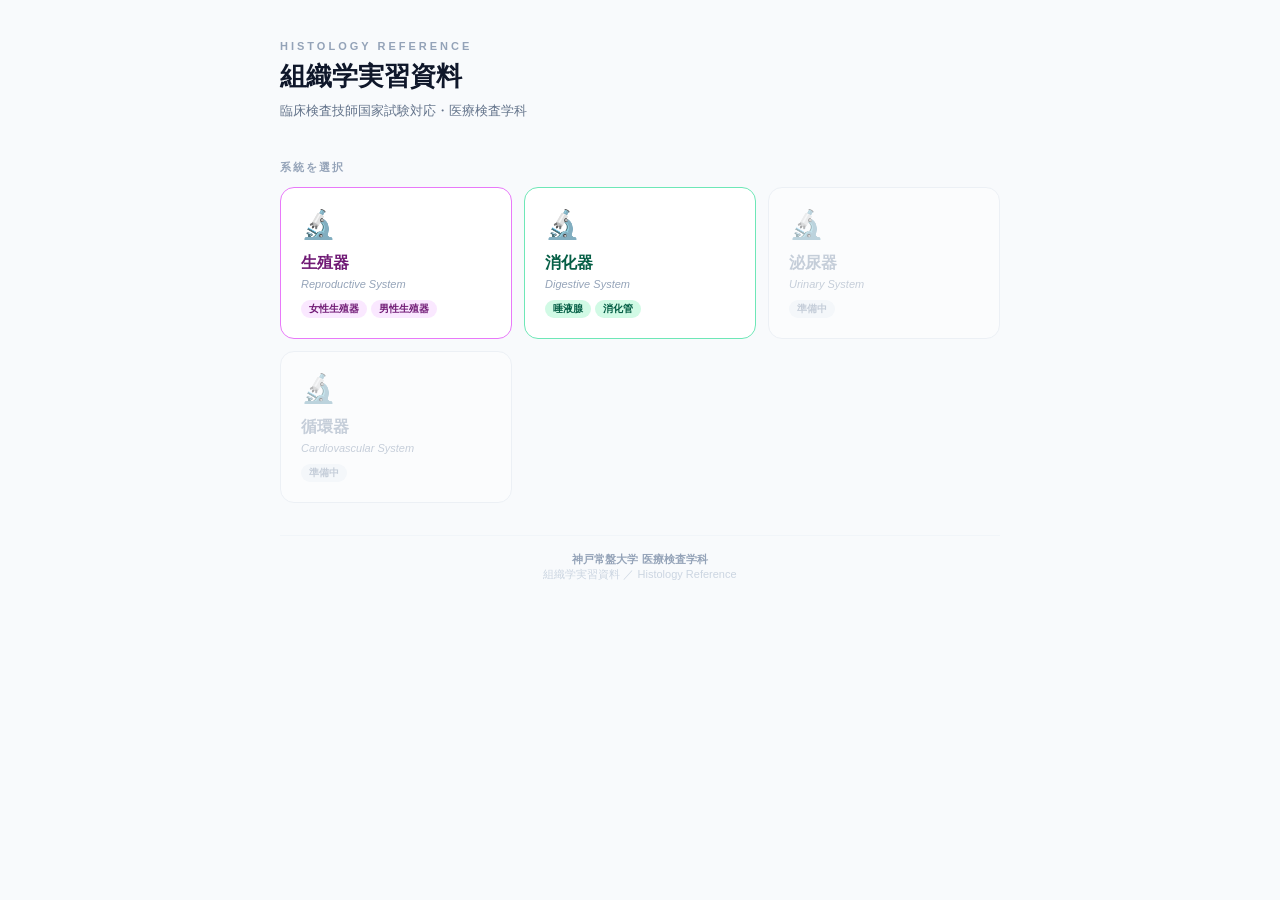
<file: index.html>
<!DOCTYPE html>
<html lang="ja">
<head>
<meta charset="UTF-8">
<meta name="viewport" content="width=device-width, initial-scale=1.0">
<title>組織学実習資料｜神戸常盤大学 医療検査学科</title>
<link rel="stylesheet" href="common.css">
<style>
  body { padding: 40px 16px; }
  .top-header { margin-bottom: 40px; }
  .top-header-label { font-size: 11px; font-weight: 700; letter-spacing: 3px; color: #94a3b8; text-transform: uppercase; margin-bottom: 8px; }
  .top-header h1 { font-size: 26px; font-weight: 800; color: #0f172a; line-height: 1.3; }
  .top-header p { font-size: 13px; color: #64748b; margin-top: 8px; }
  .section-label { font-size: 11px; font-weight: 700; letter-spacing: 2px; color: #94a3b8; text-transform: uppercase; margin-bottom: 12px; }
</style>
</head>
<body>
<div class="container">
  <div class="top-header">
    <div class="top-header-label">Histology Reference</div>
    <h1>組織学実習資料</h1>
    <p>臨床検査技師国家試験対応・医療検査学科</p>
  </div>

  <div class="section-label">系統を選択</div>
  <div class="card-grid">
    <a class="card card-reproductive" href="reproductive.html">
      <div class="card-icon">🔬</div>
      <div class="card-title">生殖器</div>
      <div class="card-sub">Reproductive System</div>
      <div class="card-tags">
        <span class="tag">女性生殖器</span>
        <span class="tag">男性生殖器</span>
      </div>
    </a>
    <a class="card card-digestive" href="digestive.html">
      <div class="card-icon">🔬</div>
      <div class="card-title">消化器</div>
      <div class="card-sub">Digestive System</div>
      <div class="card-tags">
        <span class="tag">唾液腺</span>
        <span class="tag">消化管</span>
      </div>
    </a>
    <div class="card card-coming">
      <div class="card-icon">🔬</div>
      <div class="card-title">泌尿器</div>
      <div class="card-sub">Urinary System</div>
      <div class="card-tags"><span class="tag">準備中</span></div>
    </div>
    <div class="card card-coming">
      <div class="card-icon">🔬</div>
      <div class="card-title">循環器</div>
      <div class="card-sub">Cardiovascular System</div>
      <div class="card-tags"><span class="tag">準備中</span></div>
    </div>
  </div>
</div>
<script src="common.js"></script>
<script>insertFooter();</script>
</body>
</html>
</file>
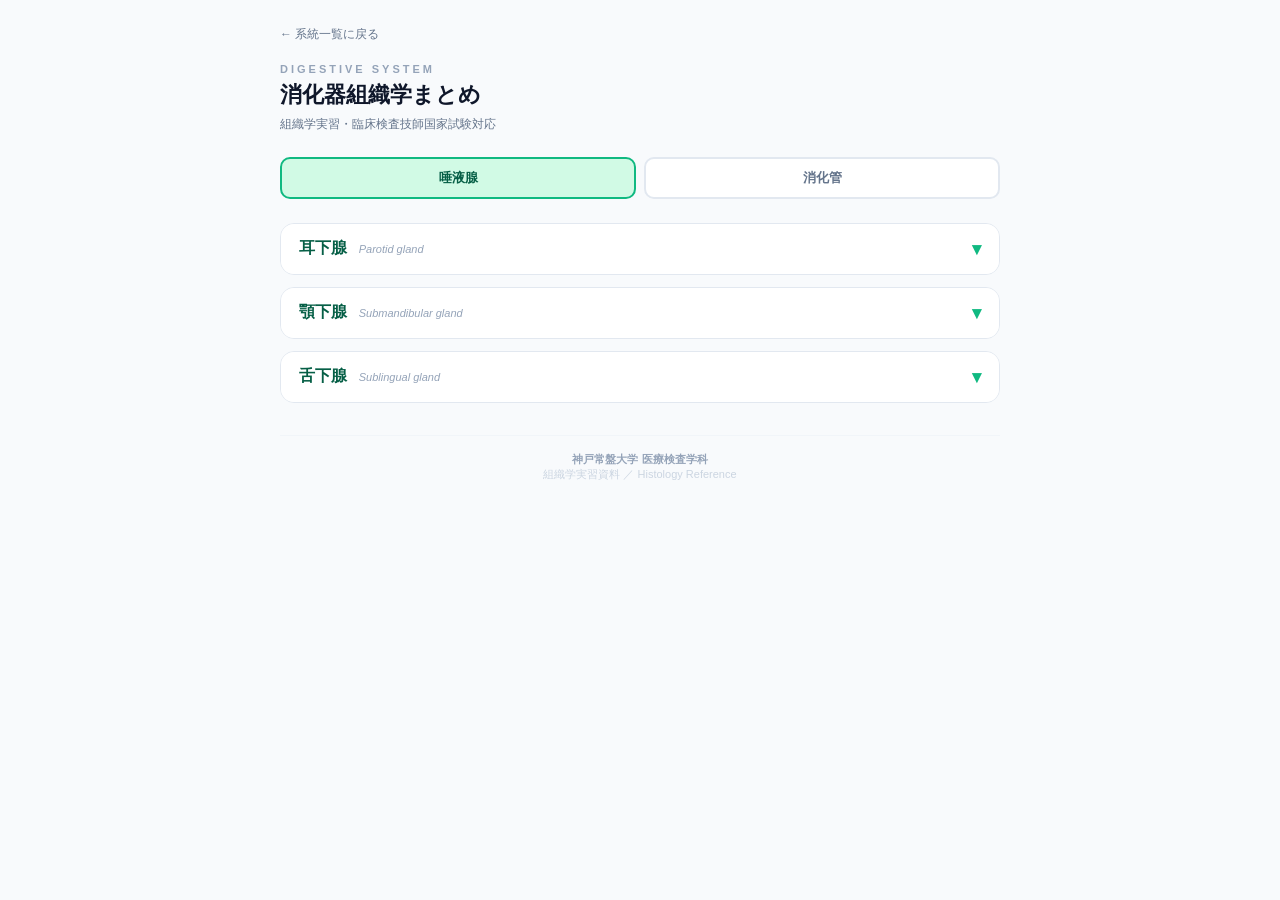
<file: digestive.html>
<!DOCTYPE html>
<html lang="ja">
<head>
<meta charset="UTF-8">
<meta name="viewport" content="width=device-width, initial-scale=1.0">
<title>消化器｜組織学実習資料</title>
<link rel="stylesheet" href="common.css">
</head>
<body class="theme-digestive">
<div class="container">
  <a class="back" href="index.html">← 系統一覧に戻る</a>
  <div class="page-header">
    <div class="page-header-label">Digestive System</div>
    <h1>消化器組織学まとめ</h1>
    <p>組織学実習・臨床検査技師国家試験対応</p>
  </div>
  <div class="tabs">
    <button class="tab active" onclick="switchTab('salivary')" id="tab-salivary">唾液腺</button>
    <button class="tab" onclick="switchTab('tract')" id="tab-tract">消化管</button>
  </div>
  <div id="content"></div>
</div>
<script src="common.js"></script>
<script>
const data = {
  salivary: [
    { organ:"耳下腺", en:"Parotid gland", sections:[
      { title:"腺房", items:["純漿液腺（serous gland）：唾液腺中で最も大きい","漿液細胞：錐体形、好酸性顆粒（酵素顆粒）豊富、基底側に扁平な核","アミラーゼ（α-amylase）を主に分泌"] },
      { title:"導管系", items:["介在部導管（intercalated duct）：細く短い","線条部導管（striated duct）：基底側に縦線条（ミトコンドリア豊富）、水・電解質の再吸収","排泄管：移行上皮→重層扁平上皮"] },
      { title:"臨床検査のポイント", items:["ムンプスウイルス（流行性耳下腺炎）の好発部位","耳下腺腫瘍：多形腺腫（最多）、ワルチン腫瘍（リンパ球浸潤＋嚢胞性）","血清アミラーゼ上昇：耳下腺炎・膵炎の鑑別に重要"] }
    ]},
    { organ:"顎下腺", en:"Submandibular gland", sections:[
      { title:"腺房", items:["混合腺（漿液腺優位）：漿液腺房＋粘液腺房","漿液半月（serous demilune）：粘液腺房に漿液細胞が帽状に付着","粘液細胞：明るい細胞質、扁平な核が基底側に圧排"] },
      { title:"導管系", items:["線条部導管が発達（耳下腺より太く長い）","Wharton管：口腔底に開口"] },
      { title:"臨床検査のポイント", items:["唾石（sialolithiasis）：Wharton管に最多（約80%）","唾石はカルシウム塩の沈着、X線・CT・超音波で検出"] }
    ]},
    { organ:"舌下腺", en:"Sublingual gland", sections:[
      { title:"腺房", items:["混合腺（粘液腺優位）：粘液腺房が大部分を占める","漿液半月は少ない","粘液分泌が主体：潤滑・保護機能"] },
      { title:"導管系", items:["短い独自の排泄管（Rivinus管）が複数存在","一部はWharton管に合流"] },
      { title:"3大唾液腺の比較", items:["漿液腺：耳下腺 > 顎下腺 > 舌下腺","粘液腺：舌下腺 > 顎下腺 > 耳下腺","線条部導管の発達：耳下腺・顎下腺 > 舌下腺"] }
    ]}
  ],
  tract: [
    { organ:"食道", en:"Esophagus", sections:[
      { title:"壁の構造（4層）", items:["粘膜：重層扁平上皮（非角化性）＋粘膜固有層＋粘膜筋板","粘膜下層：食道腺（粘液腺）散在、Meissner神経叢","筋層：内輪・外縦（上部1/3=横紋筋、中部=混合、下部1/3=平滑筋）","外膜：線維膜（漿膜なし）"] },
      { title:"特徴的構造", items:["食道腺（esophageal glands）：粘膜下層に散在する純粘液腺","食道腺固有（cardiac glands）：上下端の粘膜固有層に存在","粘膜筋板：縦走平滑筋（消化管で食道のみ縦走）"] },
      { title:"臨床検査のポイント", items:["Barrett食道：下部食道の扁平上皮が円柱上皮に化生（腺癌リスク）","食道癌：扁平上皮癌（上中部）vs 腺癌（下部）","アカラシア：下部食道括約筋の弛緩障害、Auerbach神経叢の変性"] }
    ]},
    { organ:"胃", en:"Stomach", sections:[
      { title:"壁の構造", items:["粘膜：表面上皮（粘液産生単層円柱上皮）＋胃小窩（gastric pit）＋胃腺","粘膜下層：Meissner神経叢、血管・リンパ管豊富","筋層：内斜・中輪・外縦の3層（消化管中唯一）","漿膜：中皮（単層扁平上皮）"] },
      { title:"胃腺の細胞（胃体部・胃底部）", items:["主細胞（chief cells）：ペプシノゲン分泌、好塩基性（RER豊富）","壁細胞（parietal cells）：塩酸・内因子分泌、好酸性（ミトコンドリア豊富）、細管小管系","粘液頸細胞：粘液分泌、幹細胞的役割","G細胞（幽門腺）：ガストリン分泌（内分泌細胞）"] },
      { title:"部位別腺の違い", items:["胃底腺（fundic glands）：主細胞＋壁細胞が豊富、胃体部・胃底部","幽門腺（pyloric glands）：粘液細胞主体、ガストリン分泌G細胞含む","噴門腺（cardiac glands）：粘液腺のみ"] },
      { title:"臨床検査のポイント", items:["Helicobacter pylori：胃粘膜表層に定着、ウレアーゼ産生、胃炎・潰瘍・癌の原因","胃癌：腸型（腸上皮化生を経る）vs びまん型（印環細胞癌）","内因子欠乏→ビタミンB12吸収障害→悪性貧血"] }
    ]},
    { organ:"十二指腸", en:"Duodenum", sections:[
      { title:"特徴的構造", items:["Brunner腺（十二指腸腺）：粘膜下層に存在（小腸中唯一）、アルカリ性粘液分泌","Vater乳頭（大十二指腸乳頭）：総胆管・膵管の開口部","絨毛（villi）：最も発達（高く密）"] },
      { title:"上皮細胞", items:["吸収上皮細胞：微絨毛（刷子縁）＋糖衣（glycocalyx）、消化・吸収","杯細胞（goblet cells）：粘液分泌、小腸では十二指腸で最少","Paneth細胞：陰窩底部に存在、リゾチーム・ディフェンシン分泌（抗菌）"] },
      { title:"臨床検査のポイント", items:["十二指腸潰瘍：H. pylori・NSAIDsが主因、Brunner腺過形成を伴うことあり","吸収不良症候群：絨毛萎縮（セリアック病など）で診断"] }
    ]},
    { organ:"小腸", en:"Small intestine", sections:[
      { title:"共通構造", items:["絨毛＋陰窩（Lieberkühn陰窩）：表面積を拡大","輪状ひだ（Kerckring弁）：粘膜＋粘膜下層が形成（空腸で最大）","粘膜筋板：内輪・外縦の薄い平滑筋層"] },
      { title:"空腸の特徴", items:["輪状ひだ最も発達（吸収面積最大）","絨毛：長く密、杯細胞は十二指腸より多い","Peyer板なし（あるいは少ない）"] },
      { title:"回腸の特徴", items:["Peyer板（集合リンパ小節）：腸間膜付着対側の粘膜に存在、免疫応答","M細胞：Peyer板上皮に存在、抗原取り込み・輸送","杯細胞：空腸より多い、輪状ひだは減少"] },
      { title:"臨床検査のポイント", items:["Crohn病：小腸〜大腸の全層性肉芽腫性炎、非乾酪性肉芽腫","腸チフス：Peyer板の壊死・潰瘍、Salmonella typhi感染","吸収不良：脂肪便、ビタミン欠乏"] }
    ]},
    { organ:"大腸", en:"Large intestine", sections:[
      { title:"構造的特徴", items:["絨毛なし（粘膜面は平坦）","陰窩（Lieberkühn陰窩）が深く発達","杯細胞が豊富（粘液産生が主機能）","腸間膜ひも（taenia coli）：外縦筋が3本の帯に集まる"] },
      { title:"上皮細胞", items:["吸収上皮細胞：水・電解質の吸収（微絨毛は小腸より短い）","杯細胞：大腸で最多、粘液により便の移送を助ける","内分泌細胞：セロトニン産生細胞（EC細胞）など"] },
      { title:"部位別特徴", items:["盲腸・虫垂：リンパ組織豊富（虫垂はリンパ器官的性格）","結腸：陰窩が規則正しく配列","直腸：陰窩深く、杯細胞多い、歯状線以下で重層扁平上皮に移行"] },
      { title:"臨床検査のポイント", items:["大腸癌：腺癌が大部分、左側結腸・直腸に多い","潰瘍性大腸炎：粘膜・粘膜下層限局の炎症、陰窩膿瘍・杯細胞減少","過形成ポリープ vs 腺腫：鋸歯状構造の評価が重要"] }
    ]}
  ]
};

let currentTab = 'salivary';
function switchTab(tab) {
  currentTab = tab;
  document.querySelectorAll('.tab').forEach(t => t.classList.remove('active'));
  document.getElementById(`tab-${tab}`).classList.add('active');
  buildAccordion(data[tab], tab);
}
insertFooter();
buildAccordion(data['salivary'], 'salivary');
</script>
</body>
</html>
</file>
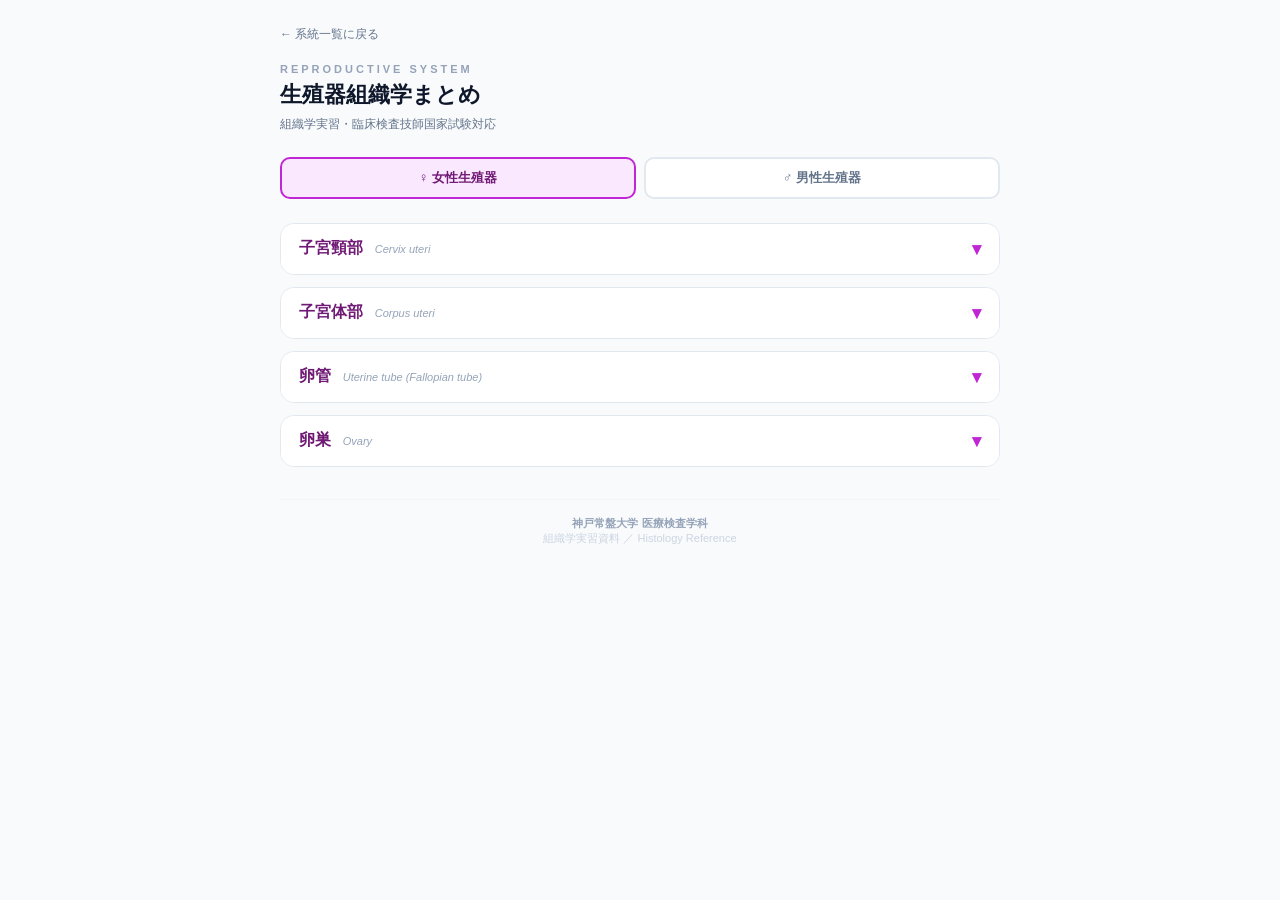
<file: reproductive.html>
<!DOCTYPE html>
<html lang="ja">
<head>
<meta charset="UTF-8">
<meta name="viewport" content="width=device-width, initial-scale=1.0">
<title>生殖器｜組織学実習資料</title>
<link rel="stylesheet" href="common.css">
</head>
<body class="theme-reproductive">
<div class="container">
  <a class="back" href="index.html">← 系統一覧に戻る</a>
  <div class="page-header">
    <div class="page-header-label">Reproductive System</div>
    <h1>生殖器組織学まとめ</h1>
    <p>組織学実習・臨床検査技師国家試験対応</p>
  </div>
  <div class="tabs">
    <button class="tab active" onclick="switchTab('female')" id="tab-female">♀ 女性生殖器</button>
    <button class="tab" onclick="switchTab('male')" id="tab-male">♂ 男性生殖器</button>
  </div>
  <div id="content"></div>
</div>
<script src="common.js"></script>
<script>
const data = {
  female: [
    { organ:"子宮頸部", en:"Cervix uteri", sections:[
      { title:"外子宮口・扁平上皮部（外頸部）", items:["重層扁平上皮（非角化性）が被覆","基底層 → 傍基底層 → 中間層 → 表層の成熟過程","表層細胞は核濃縮＋糖原を豊富に含む（PAS陽性）"] },
      { title:"頸管粘膜（内頸部）", items:["単層円柱上皮（粘液産生細胞）","粘液は淡明・泡沫状（HE染色で淡染）","腺窩（crypts）：陥入構造、真の腺ではない","間質は線維性結合組織＋少量平滑筋"] },
      { title:"扁平円柱上皮境界（SCJ）", items:["移行帯（transformation zone）：異形成・癌の好発部位","扁平上皮化生（squamous metaplasia）が生理的に生じる","予備細胞（reserve cells）が化生の起源"] },
      { title:"臨床検査・細胞診のポイント", items:["Pap smear：SCJからの採取が必須","コイロサイト（HPV感染）：核周囲空胞＋核異型","CIN（頸部上皮内腫瘍）：基底側から上皮内に異型細胞"] }
    ]},
    { organ:"子宮体部", en:"Corpus uteri", sections:[
      { title:"子宮内膜", items:["機能層（stratum functionale）：月経で脱落","基底層（stratum basale）：脱落せず、再生の起源","腺上皮：単層円柱上皮（増殖期＝直管腺、分泌期＝鋸歯状・螺旋腺）","間質：紡錘形細胞、血管（渦巻き動脈）豊富"] },
      { title:"月経周期による変化", items:["増殖期（卵胞期）：腺上皮核分裂増加、間質浮腫","分泌期（黄体期）：核下空胞→核上空胞→腺腔内分泌物蓄積","月経期：フィブリン血栓＋壊死組織＋好中球浸潤"] },
      { title:"子宮筋層", items:["平滑筋束が縦・輪・斜に交錯（3層構造）","筋腫（leiomyoma）：良性、渦巻き状配列、マッソン染色で識別しやすい"] },
      { title:"臨床検査・細胞診のポイント", items:["子宮内膜癌（類内膜癌 type I）：増殖期様の異型腺管が密集","漿液性癌（type II）：乳頭状構造＋強い核異型","内膜細胞診：核肥大・核小体明瞭・細胞質少量"] }
    ]},
    { organ:"卵管", en:"Uterine tube (Fallopian tube)", sections:[
      { title:"壁の構造", items:["粘膜：複雑な縦走ひだ（最も発達：膨大部）","上皮：単層円柱上皮（線毛細胞＋分泌細胞＋楔状細胞）","固有筋層：内輪・外縦の平滑筋","漿膜：中皮（単層扁平）"] },
      { title:"部位別特徴", items:["間質部：粘膜ひだ少、管腔最狭","峡部：壁厚、筋層発達","膨大部：粘膜ひだ最も複雑、受精の場","漏斗部（采部）：采（fimbriae）が卵子捕捉"] },
      { title:"臨床検査のポイント", items:["異所性妊娠（子宮外妊娠）：膨大部に最多","卵管炎：粘膜ひだの癒合・消失、好中球浸潤"] }
    ]},
    { organ:"卵巣", en:"Ovary", sections:[
      { title:"皮質", items:["表層上皮（胚上皮）：単層立方〜扁平上皮","白膜（tunica albuginea）：線維性結合組織","卵胞の発育段階：原始卵胞→一次卵胞→二次卵胞→グラーフ卵胞","顆粒膜細胞（granulosa cells）：卵胞壁を形成、エストロゲン産生","莢膜細胞（theca cells）：内・外莢膜、アンドロゲン産生（→顆粒膜でE2変換）"] },
      { title:"黄体・白体", items:["黄体（corpus luteum）：排卵後、顆粒膜黄体化細胞＋莢膜黄体化細胞","顆粒膜黄体化細胞：大型、淡明細胞質、プロゲステロン産生","白体（corpus albicans）：黄体退縮後の硝子化瘢痕"] },
      { title:"髄質", items:["血管・リンパ管・神経豊富な疎性結合組織","門細胞（hilus cells）：アンドロゲン産生（Reinke結晶は少量）"] },
      { title:"臨床検査のポイント", items:["嚢胞性腫瘍：漿液性（単純上皮）・粘液性（杯細胞様）の上皮型識別重要","顆粒膜細胞腫：Call-Exner小体（微小卵胞様構造）が特徴","胚細胞腫瘍：未熟奇形腫、ディスゲルミノーマ等"] }
    ]}
  ],
  male: [
    { organ:"精巣", en:"Testis", sections:[
      { title:"精細管（seminiferous tubule）", items:["精子形成上皮：精祖細胞→精母細胞→精子細胞→精子","セルトリ細胞（Sertoli cells）：精細管内腔まで達する、血液精巣関門（BTB）形成","BTB：セルトリ細胞間tight junction、減数分裂細胞を免疫から隔離","精子完成（spermiation）：精子頭部の核濃縮・先体形成・鞭毛形成"] },
      { title:"間質（ライディッヒ細胞）", items:["ライディッヒ細胞（Leydig cells）：精細管間に散在、多角形・好酸性","テストステロン産生（LH刺激）","Reinke結晶：棒状ないし六角形の細胞内結晶（電顕レベル、光顕では稀）"] },
      { title:"精巣上体・精管", items:["精巣上体上皮：偽重層円柱上皮＋静線毛（stereocilia）","精管：三層の平滑筋（内縦・中輪・外縦）、強い蠕動で精子輸送"] },
      { title:"臨床検査のポイント", items:["精巣腫瘍：胚細胞腫瘍が95%（セミノーマ・非セミノーマ）","セミノーマ：大型均一な細胞＋リンパ球浸潤","不妊：精液検査、精子形成能評価に組織所見が重要"] }
    ]},
    { organ:"前立腺", en:"Prostate", sections:[
      { title:"腺構造", items:["複合管状胞状腺：単層〜偽重層円柱上皮（分泌細胞）＋基底細胞","基底細胞：小型扁平、CK5/6陽性、幹細胞的役割","前立腺小体（corpora amylacea）：同心円状石灰化物、加齢で増加","間質：線維筋性間質（平滑筋＋膠原線維）が豊富"] },
      { title:"区域（zone）別", items:["移行域（TZ）：BPH（良性前立腺過形成）の好発部位","辺縁域（PZ）：腺癌の好発部位（約70%）","中心域（CZ）：射精管周囲、癌は少ない"] },
      { title:"臨床検査のポイント", items:["PSA（前立腺特異抗原）：腺上皮細胞が産生、血清マーカー","前立腺癌：腺管構造の異型・浸潤、Gleason grading（腺管パターンで5段階）","BPH：移行域の腺管＋平滑筋の過形成、基底細胞保持","PIN（前立腺上皮内腫瘍）：基底細胞層残存＋核異型"] }
    ]}
  ]
};

let currentTab = 'female';
function switchTab(tab) {
  currentTab = tab;
  document.querySelectorAll('.tab').forEach(t => t.classList.remove('active'));
  document.getElementById(`tab-${tab}`).classList.add('active');
  buildAccordion(data[tab], tab);
}
insertFooter();
buildAccordion(data['female'], 'female');
</script>
</body>
</html>
</file>
<file: common.css>
* { box-sizing: border-box; margin: 0; padding: 0; }
body {
  font-family: 'Hiragino Kaku Gothic ProN', 'Noto Sans JP', sans-serif;
  background: #f8fafc; color: #1e293b; min-height: 100vh; padding: 24px 16px;
}
.container { max-width: 720px; margin: 0 auto; }

/* ヘッダー・ナビ */
.back { display: inline-flex; align-items: center; gap: 6px; font-size: 12px; color: #64748b; text-decoration: none; margin-bottom: 20px; }
.back:hover { color: #1e293b; }
.page-header { margin-bottom: 24px; }
.page-header-label { font-size: 11px; font-weight: 700; letter-spacing: 3px; color: #94a3b8; text-transform: uppercase; margin-bottom: 6px; }
.page-header h1 { font-size: 22px; font-weight: 800; color: #0f172a; line-height: 1.3; }
.page-header p { font-size: 12px; color: #64748b; margin-top: 6px; }

/* タブ */
.tabs { display: flex; gap: 8px; margin-bottom: 24px; }
.tab { flex: 1; padding: 10px 0; border-radius: 10px; border: 2px solid #e2e8f0; background: #fff; color: #64748b; font-weight: 700; font-size: 13px; cursor: pointer; transition: all .15s; font-family: inherit; }

/* アコーディオン共通 */
.organ-card { margin-bottom: 12px; border-radius: 14px; border: 1.5px solid #e2e8f0; overflow: hidden; background: #fff; }
.organ-header { width: 100%; display: flex; align-items: center; justify-content: space-between; padding: 14px 18px; background: #fff; border: none; cursor: pointer; text-align: left; font-family: inherit; }
.organ-name { font-size: 16px; font-weight: 800; }
.organ-en { font-size: 11px; color: #94a3b8; margin-left: 8px; font-style: italic; }
.organ-arrow { font-size: 18px; font-weight: 700; transition: transform .2s; }
.organ-arrow.open { transform: rotate(180deg); }
.organ-body { padding: 0 12px 12px; display: none; }
.organ-body.open { display: block; }
.section-card { margin-top: 8px; border-radius: 10px; border: 1px solid #f1f5f9; overflow: hidden; }
.section-header { width: 100%; display: flex; align-items: center; justify-content: space-between; padding: 10px 14px; background: #f8fafc; border: none; cursor: pointer; text-align: left; font-family: inherit; }
.section-title { font-size: 13px; font-weight: 700; color: #334155; }
.section-arrow { font-size: 14px; transition: transform .2s; }
.section-arrow.open { transform: rotate(90deg); }
.section-body { display: none; padding: 10px 14px 10px 28px; list-style: none; }
.section-body.open { display: block; }
.section-body li { position: relative; font-size: 13px; color: #1e293b; line-height: 1.7; padding-left: 12px; margin-bottom: 4px; }
.section-body li::before { content: ''; position: absolute; left: 0; top: 8px; width: 5px; height: 5px; border-radius: 50%; }

/* フッター */
.site-footer { text-align: center; font-size: 11px; color: #cbd5e1; margin-top: 32px; padding-top: 16px; border-top: 1px solid #f1f5f9; }
.site-footer .dept { font-weight: 600; color: #94a3b8; }

/* トップページ カード */
.card-grid { display: grid; grid-template-columns: repeat(auto-fit, minmax(200px, 1fr)); gap: 12px; margin-bottom: 32px; }
.card { display: block; text-decoration: none; background: #fff; border-radius: 14px; border: 1.5px solid #e2e8f0; padding: 20px; cursor: pointer; transition: all .15s; }
.card:hover { transform: translateY(-2px); box-shadow: 0 8px 24px #00000012; }
.card-icon { font-size: 28px; margin-bottom: 12px; }
.card-title { font-size: 16px; font-weight: 800; margin-bottom: 4px; }
.card-sub { font-size: 11px; color: #94a3b8; font-style: italic; margin-bottom: 10px; }
.card-tags { display: flex; flex-wrap: wrap; gap: 4px; }
.tag { font-size: 10px; font-weight: 600; padding: 2px 8px; border-radius: 20px; }
.card-coming { opacity: 0.5; cursor: default; pointer-events: none; }
.card-coming .card-title { color: #94a3b8; }
.card-coming .tag { background: #f1f5f9; color: #94a3b8; }

/* 生殖器カラー */
.theme-reproductive .tab.active { border-color: #c026d3; background: #fae8ff; color: #701a75; }
.theme-reproductive .organ-card.open { border-color: #e879f9; box-shadow: 0 4px 16px #c026d322; }
.theme-reproductive .organ-header.open { background: #fae8ff; }
.theme-reproductive .organ-name { color: #701a75; }
.theme-reproductive .organ-arrow { color: #c026d3; }
.theme-reproductive .section-card.open { border-color: #e879f9; }
.theme-reproductive .section-header.open { background: #c026d312; }
.theme-reproductive .section-title.open { color: #701a75; }
.theme-reproductive .section-arrow { color: #c026d3; }
.theme-reproductive .section-body li::before { background: #c026d3; }
.card-reproductive { border-color: #e879f9; }
.card-reproductive:hover { box-shadow: 0 8px 24px #c026d322; }
.card-reproductive .card-title { color: #701a75; }
.card-reproductive .tag { background: #fae8ff; color: #701a75; }

/* 消化器カラー */
.theme-digestive .tab.active { border-color: #10b981; background: #d1fae5; color: #065f46; }
.theme-digestive .organ-card.open { border-color: #6ee7b7; box-shadow: 0 4px 16px #10b98122; }
.theme-digestive .organ-header.open { background: #d1fae5; }
.theme-digestive .organ-name { color: #065f46; }
.theme-digestive .organ-arrow { color: #10b981; }
.theme-digestive .section-card.open { border-color: #6ee7b7; }
.theme-digestive .section-header.open { background: #10b98112; }
.theme-digestive .section-title.open { color: #065f46; }
.theme-digestive .section-arrow { color: #10b981; }
.theme-digestive .section-body li::before { background: #10b981; }
.card-digestive { border-color: #6ee7b7; }
.card-digestive:hover { box-shadow: 0 8px 24px #10b98122; }
.card-digestive .card-title { color: #065f46; }
.card-digestive .tag { background: #d1fae5; color: #065f46; }
</file>
